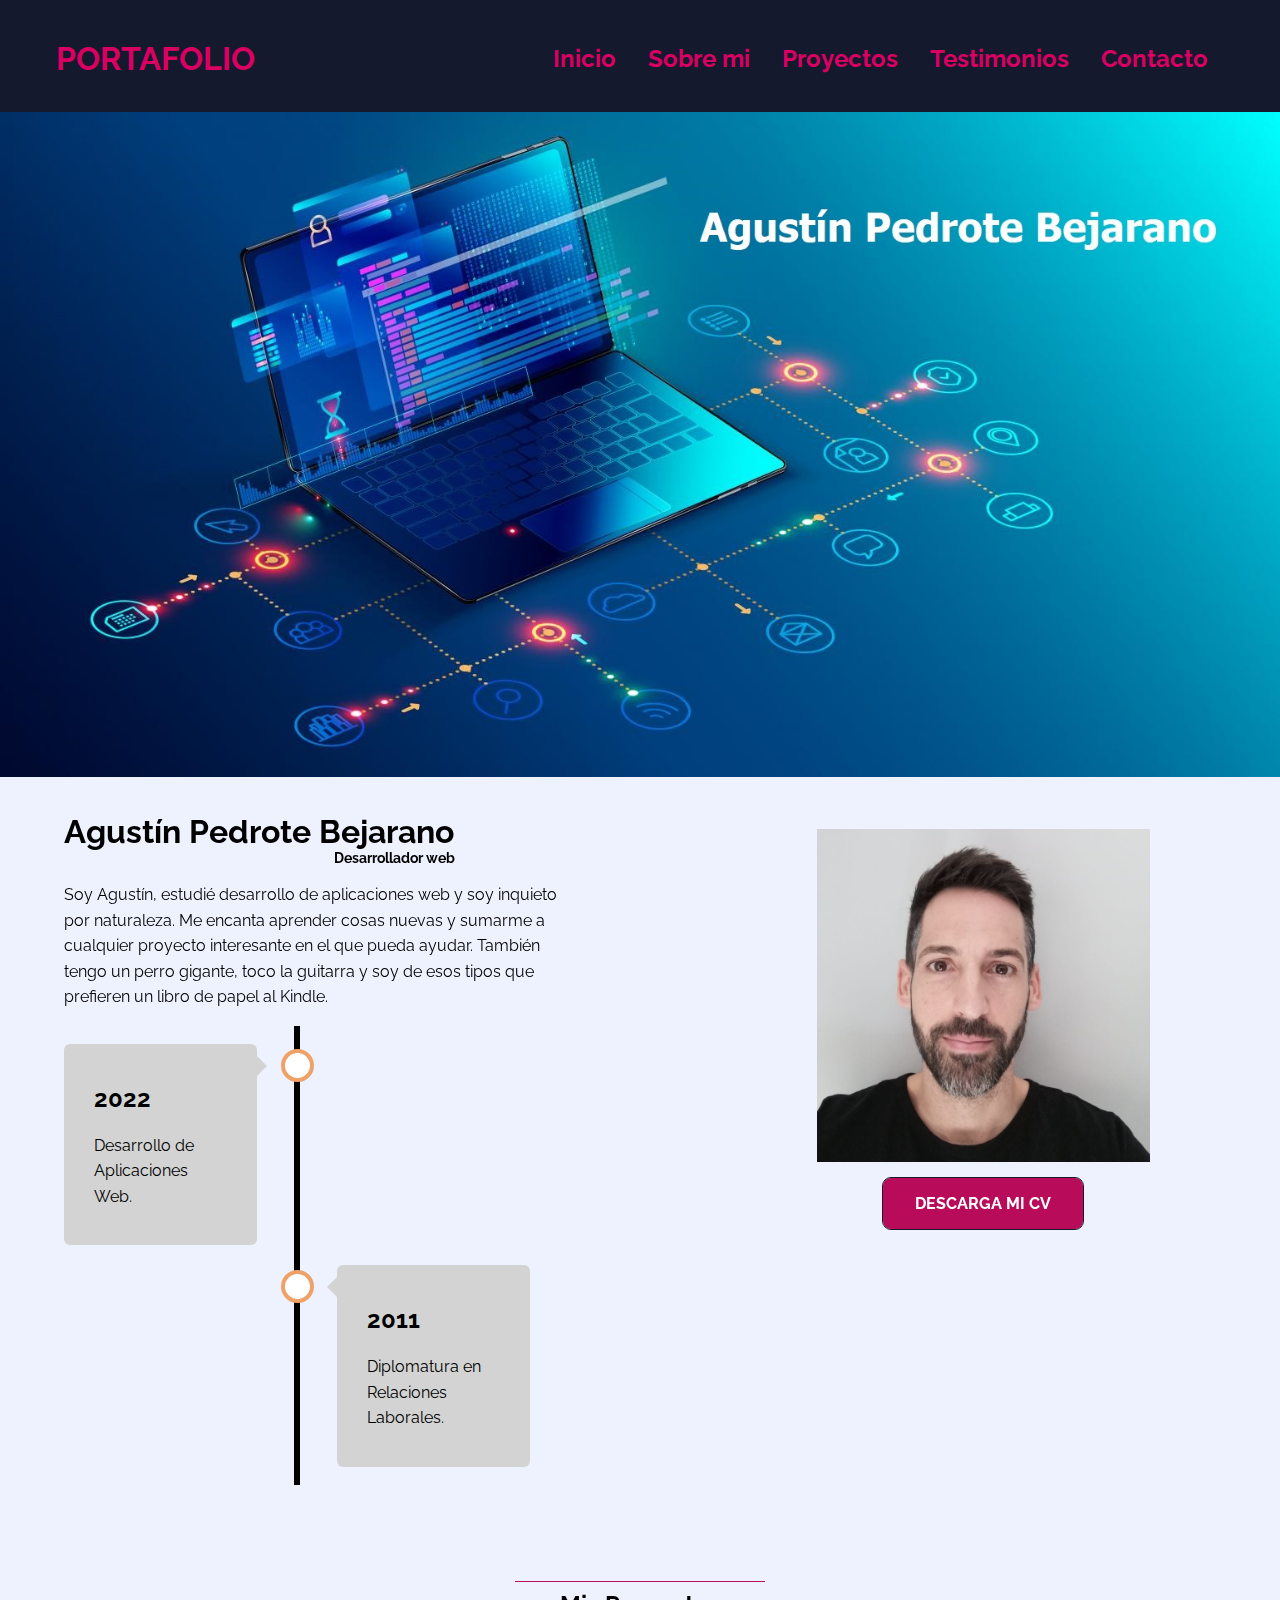
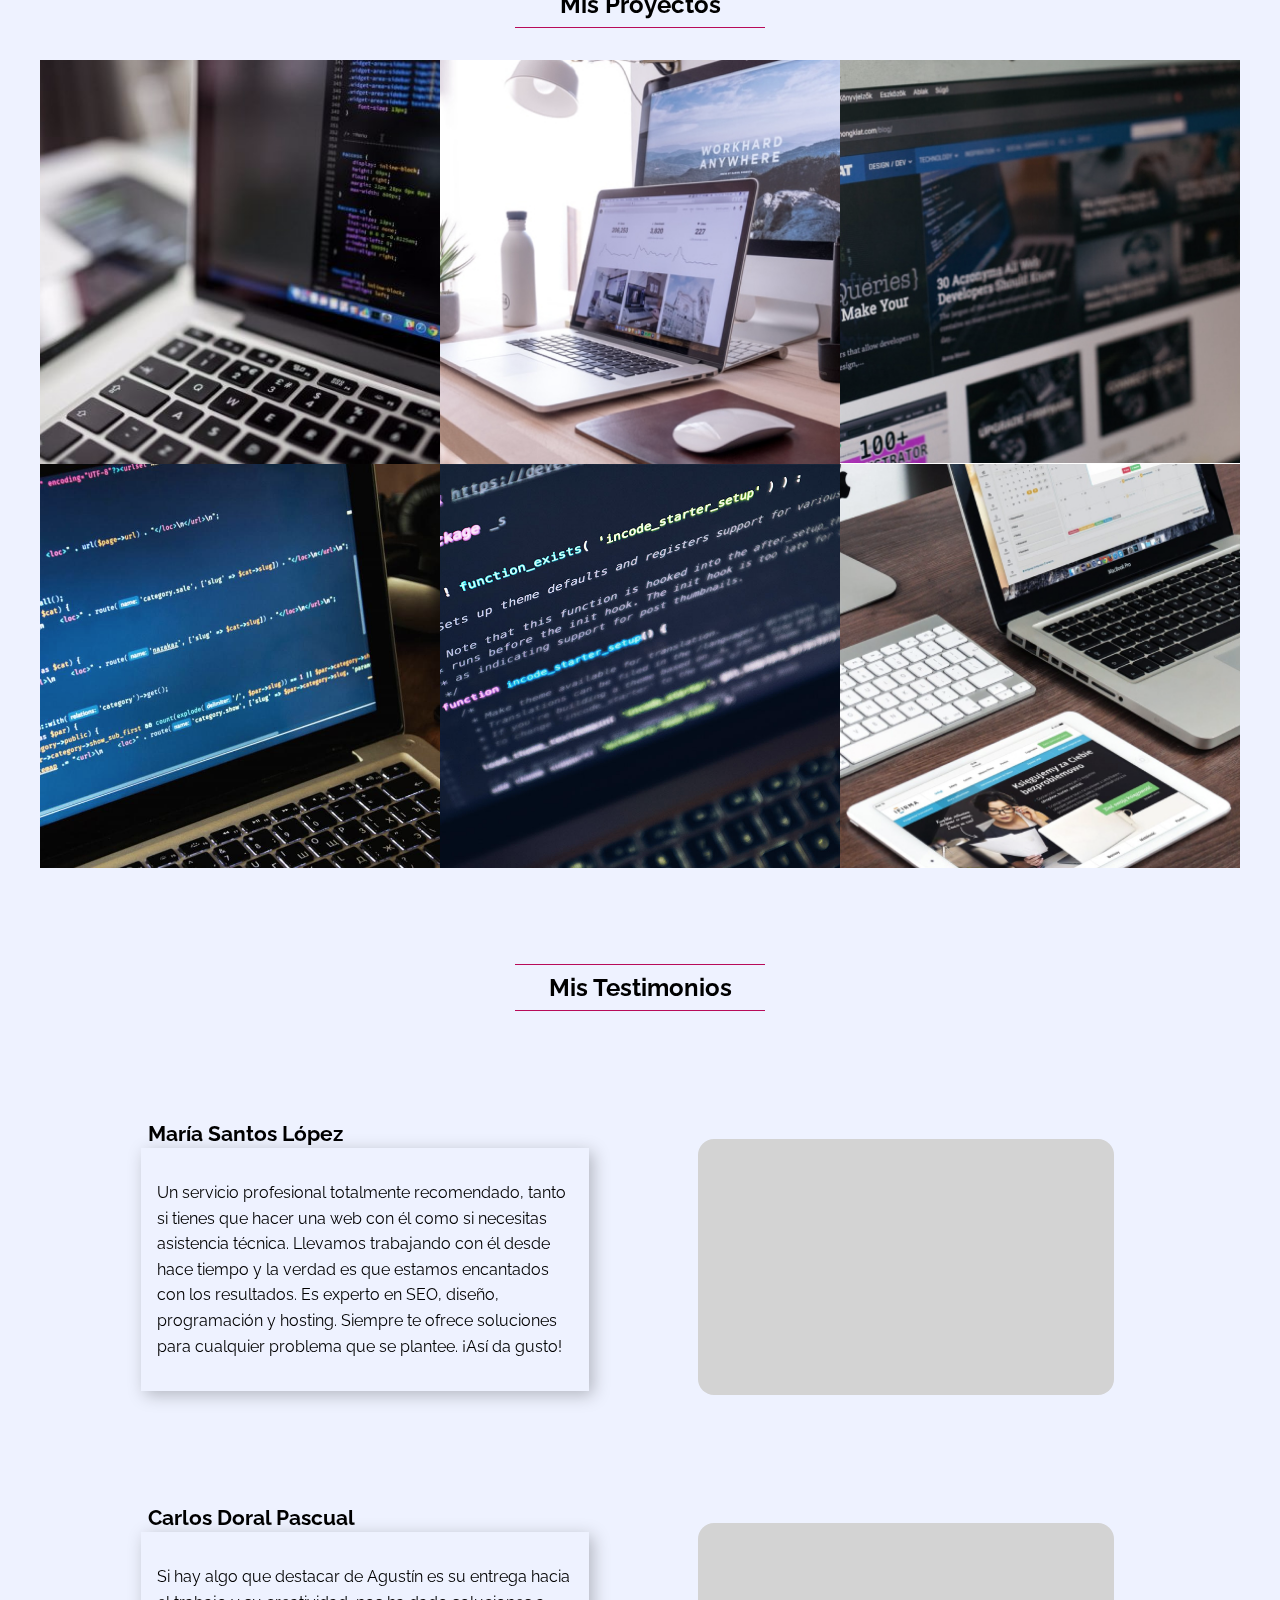
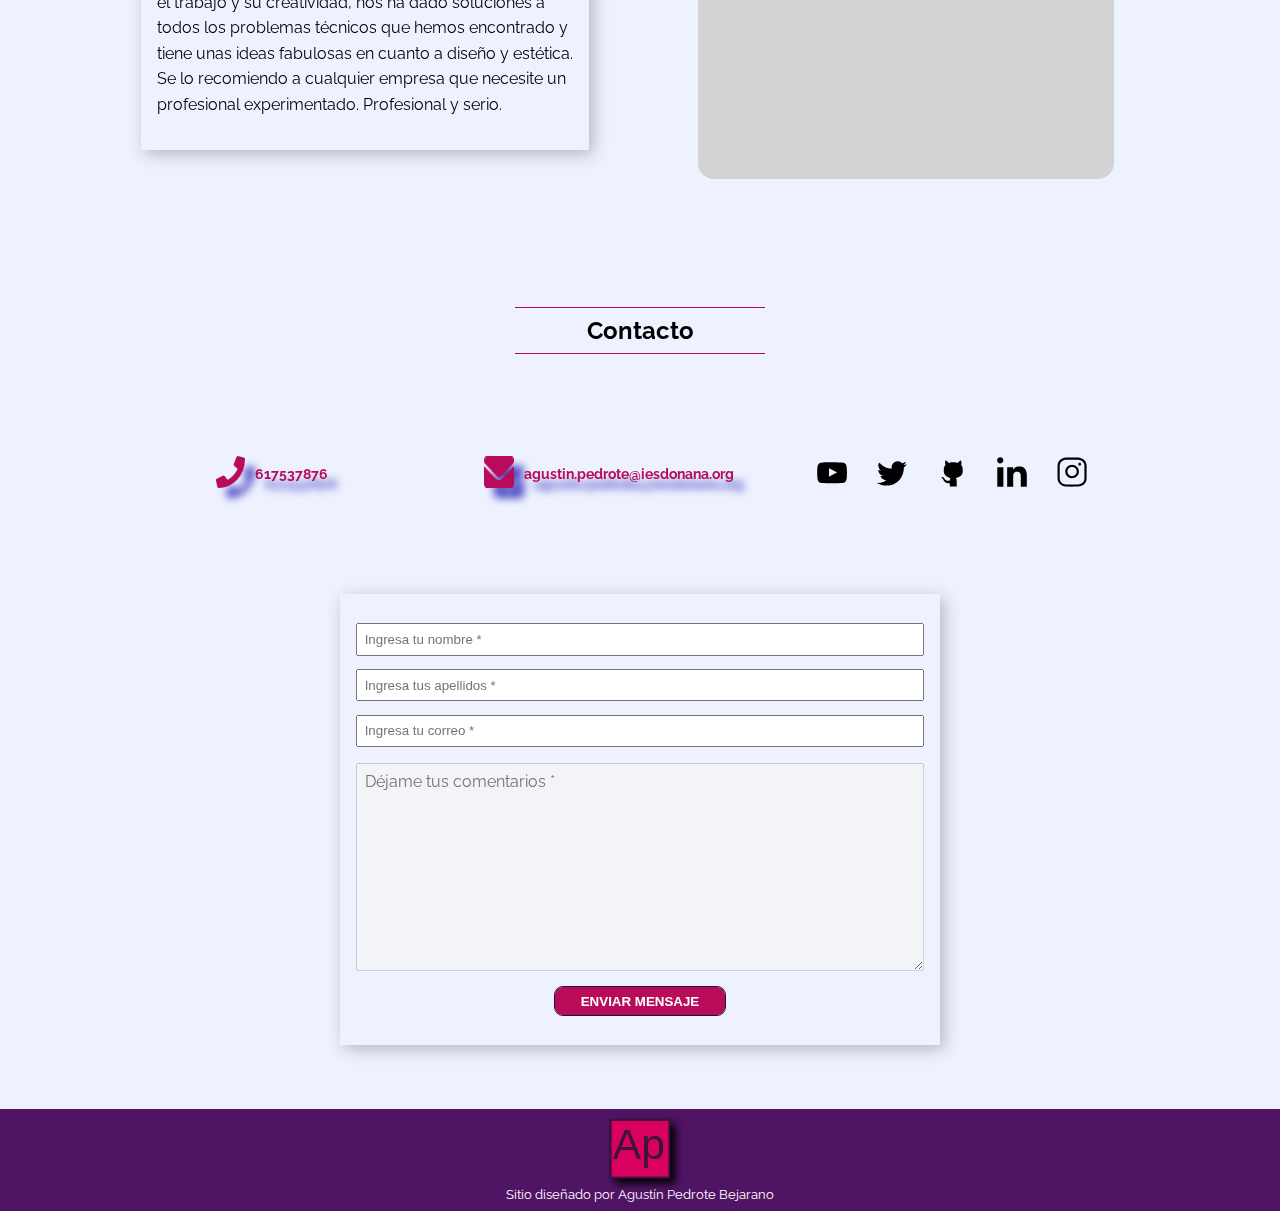
<file: ej6-agucadiz/index.html>
<!DOCTYPE html>
<html lang="es">

<head>
  <meta charset="UTF-8">
  <meta http-equiv="X-UA-Compatible" content="IE=edge">
  <meta name="viewport" content="width=device-width, initial-scale=1.0">
  <title>Portafolio</title>
  <link rel="preconnect" href="https://fonts.googleapis.com">
  <link rel="preconnect" href="https://fonts.gstatic.com" crossorigin>
  <link href="https://fonts.googleapis.com/css2?family=Raleway:wght@400;700&display=swap" rel="stylesheet">
  <link rel="stylesheet" href="style.css">
  <script src="javascript/validacion.js" defer></script>
  <script src="javascript/hamburguesa.js" defer></script>

</head>

<body>
  <header class="header">
    <section class="container" id="cont-header">
      <div class="nombre">
        <a href="index.html">PORTAFOLIO</a>
      </div>
      <nav class="menu" id="panelNav">
        <a href="#inicio">Inicio</a>
        <a href="#sobre">Sobre mi</a>
        <a href="#proyectos">Proyectos</a>
        <a href="#testimonios">Testimonios</a>
        <a href="#contacto">Contacto</a>
      </nav>
    </section>
  </header>
  <main id="main">
    <a id="titulo-burguer" href="index.html">PORTAFOLIO</a>
    <div id="hamburguesa">
      <ul>
        <li id="barraTop" class="barra"></li>
        <li id="barraMid" class="barra"></li>
        <li id="barraBottom" class="barra"></li>
      </ul>
    </div>
  </main>
  <section id="inicio" class="home">
    <div class="container-image">
      <!-- Cambia o incluye (si no existiera) las etiquetas  por donde tomes
        diferentes imágenes como recurso según el punto de ruptura establecido
        en la web. -->
      <picture>
        <source media="(max-width:768px)" srcset="assets/inicio-768.jpg">
        <img id="img-inicio" src="assets/inicio.jpg" alt="inicio">
      </picture>
    </div>
  </section>
  <section id="sobre" class="about espaciado">
    <article>
      <aside class="sobre-nombre">
        <h1 class="logo">Agustín Pedrote Bejarano</h1>
        <h5 class="titulo">Desarrollador web</h5>
      </aside>
      <div id="txt-sobre">
        <p>Soy Agustín, estudié desarrollo de aplicaciones web y soy inquieto por naturaleza.
          Me encanta aprender cosas nuevas y sumarme a cualquier proyecto interesante
          en el que pueda ayudar. También tengo un perro gigante, toco la guitarra y
          soy de esos tipos que prefieren un libro de papel al Kindle.</p>
      </div>
      <div class="timeline">
        <div class="container-time left">
          <div class="content">
            <h2>2022</h2>
            <p>Desarrollo de Aplicaciones Web.</p>
          </div>
        </div>
        <div class="container-time right">
          <div class="content">
            <h2>2011</h2>
            <p>Diplomatura en Relaciones Laborales.</p>
          </div>
        </div>
      </div>
    </article>
    <article>
      <div>
        <img src="assets/miFoto.jpg" alt="Agustín" id="miFoto">
      </div>
      <div class="centrado">
        <a href="assets/CV.pdf" class="boton" target="_blank">DESCARGA MI CV</a>
      </div>
    </article>
  </section>
  <section id="proyectos" class="projects espaciado">
    <div class="container">
      <h2 class="section-title">Mis Proyectos</h2>
      <a href="https://github.com/ies-donana-daw/temporizador-pomodoro-antonio-fernando-agu" target="_blank"
        class="portafolio">
        <img src="assets/proyecto1.jpg" alt="Pomodoro">
        <aside class="portafolio-info">
          <div>
            <h3>Proyecto Pomodoro</h3>
            <p>
              La técnica Pomodoro es un método para mejorar la administración del tiempo dedicado
              a una actividad.​ Se basa en usar un temporizador para dividir el tiempo en intervalos
              fijos, llamados pomodoros, normalmente, 25 minutos de actividad, seguidos de 5 minutos
              de descanso, con pausas más largas cada cuatro pomodoros.
            </p>
          </div>
        </aside>
      </a>
      <a href="https://github.com/IES-Donana/guia-de-estilo-en-html-agucadiz" target="_blank" class="portafolio">
        <img src="assets/proyecto2.jpg" alt="Guía de estilo">
        <aside class="portafolio-info">
          <div>
            <h3>Guía de estilo</h3>
            <p>
              Lee la guía de estilos para CSS propuesta por Google y detecta y corrige los errores de estilo en el
              código CSS del fichero css-no-valido.html
            </p>
          </div>
        </aside>
      </a>
      <a href="https://github.com/IES-Donana/hojas-de-estilo-i---pseudo-clases-y-pseudo-elementos-agucadiz"
        target="_blank" class="portafolio">
        <img src="assets/proyecto3.jpg" alt="Pseudo clases y Pseudo elementos">
        <aside class="portafolio-info">
          <div>
            <h3>Pseudo clases y Pseudo elementos</h3>
            <p>
              Haciendo uso de selectores de elementos (no se puede incluir clases o id en el
              código HTML), aplica en el fichero pseudo-clases-I.html las psuedoclases necesarias
              para obtener el resultado que se pide dentro del código.
            </p>
          </div>
        </aside>
      </a>
      <a href="https://github.com/IES-Donana/html5-agucadiz" target="_blank" class="portafolio">
        <img src="assets/proyecto4.jpg" alt="HTML 5">
        <aside class="portafolio-info">
          <div>
            <h3>Proyecto Html 5</h3>
            <p>
              El código del fichero estructura_html.html está en HTML haciendo uso de elementos
              div para estructurarla. Crea un nuevo fichero llamado estructura_html5.html y realiza
              los cambios oportunos para que esté escrito en HTML5.
            </p>
          </div>
        </aside>
      </a>
      <a href="https://github.com/IES-Donana/selectores-css-agucadiz" target="_blank" class="portafolio">
        <img src="assets/proyecto5.jpg" alt="Selectores CSS">
        <aside class="portafolio-info">
          <div>
            <h3>Selectores CSS</h3>
            <p>
              Analiza el código del fichero especifidad-selector.html y, sin previsualizarlo en el
              navegador, trata de averiguar mentalmente qué estilos se aplicarán.</p>
          </div>
        </aside>
      </a>
      <a href="https://github.com/IES-Donana/proyecto-diw---dwecl-agucadiz" target="_blank" class="portafolio">
        <img src="assets/proyecto6.jpg" alt="Portafolio">
        <aside class="portafolio-info">
          <div>
            <h3>Portafolio</h3>
            <p>
              Este proyecto es una colección de documentos del trabajo del estudiante que exhibe su esfuerzo,
              progreso y logros. El portafolio es una forma de evaluación que permite monitorear el proceso de
              aprendizaje por el profesor y por el mismo estudiante, permite ir introduciendo cambios durante dicho
              proceso.
            </p>
          </div>
        </aside>
      </a>
    </div>
  </section>
  <section id="testimonios" class="testimonials espaciado">
    <h2 class="section-title">Mis Testimonios</h2>
    <section class="container-test">
      <div class="cliente">
        <div class="cliente-nom">
          <p><b>María Santos López</b></p>
        </div>
        <div class="cliente-com caja-coment">
          <p>
            Un servicio profesional totalmente recomendado, tanto si tienes que hacer una web con
            él como si necesitas asistencia técnica. Llevamos trabajando con él desde hace tiempo y
            la verdad es que estamos encantados con los resultados. Es experto en SEO, diseño, programación
            y hosting. Siempre te ofrece soluciones para cualquier problema que se plantee. ¡Así da gusto!
          </p>
        </div>
      </div>
      <div class="cliente-video"></div>
    </section>

    <section class="container-test">
      <div class="cliente">
        <div class="cliente-nom">
          <p><b>Carlos Doral Pascual</b></p>
        </div>
        <div class="cliente-com caja-coment">
          <p>
            Si hay algo que destacar de Agustín es su entrega hacia el trabajo y su creatividad,
            nos ha dado soluciones a todos los problemas técnicos que hemos encontrado y tiene unas ideas
            fabulosas en cuanto a diseño y estética. Se lo recomiendo a cualquier empresa que necesite un
            profesional experimentado. Profesional y serio.
          </p>
        </div>
      </div>
      <div class="cliente-video"></div>
    </section>
  </section>
  <section id="contacto" class="contact espaciado">
    <div class="container">
      <h2 class="section-title">Contacto</h2>

      <!-- 6p2: aplica efectos en las imagenes (invertir) -->
      <section class="todas-redes">
        <div class="shadow">
          <article class="redes" id="tlf">
            <a href="tel:617537876"><img src="assets/contact-phone.png" alt="Teléfono" class="img-contact"></a>
            <h5 class="nom-icono"><a href="tel:617537876">617537876</a></h5>
          </article>
        </div>
        <div class="shadow">
          <article class="redes" id="mail">
            <a href="mailto:agustin.pedrote@iesdonana.org"><img src="assets/contact-email.png" alt="Email"
                class="img-contact"></a>
            <h5 class="nom-icono"><a href="mailto:agustin.pedrote@iesdonana.org">agustin.pedrote@iesdonana.org</a></h5>
          </article>
        </div>

        <!-- 6p3: Usa imagenes svg -->
        <article class="redes">
          <a href="https://youtube.com" target="_blank"><img src="assets/youtube_icon-icons.com_65487.svg" alt="YouTube"
              class="img-contact"></a>
          <a href="https://twitter.com" target="_blank"><img src="assets/twitter_icon-icons.com_65486.svg" alt="Twitter"
              class="img-contact"></a>
          <a href="https://github.com" target="_blank"><img src="assets/github_icon-icons.com_65505.svg" alt="Github"
              class="img-contact"></a>
          <a href="https://www.linkedin.com" target="_blank"><img src="assets/linkedin_icon-icons.com_65488.svg" alt="LinkedIn"
              class="img-contact"></a>
          <a href="https://instagram.com" target="_blank"><img src="assets/instagram_icon-icons.com_65485.svg" alt="Instagram"
              class="img-contact"></a>
        </article>
      </section>

      <form id="form" class="formulario caja">
        <input id="nombre" type="text" name="nombre" minlength="3" maxlength="50" placeholder="Ingresa tu nombre *"
          title="Nombre sólo acepta letras y espacios en blanco" pattern="^((\s?[a-zA-ZáéíóúÁÉÍÓÚñÑ]+){1,2}){1,2}"
          required>
        <input id="apellidos" type="text" name="apellidos" pminlength="3" maxlength="50"
          placeholder="Ingresa tus apellidos *" title="Apellidos sólo acepta letras y espacios en blanco"
          pattern="^((\s?[a-zA-ZáéíóúÁÉÍÓÚñÑ]+){1,2}){1,2}" required>
        <input id="email" type="email" name="email" placeholder="Ingresa tu correo *" title="Completa este campo"
          pattern="^[a-z]+\d*[a-z@[a-z]+\.[a-z]{2,3}(\.[a-z]{2,3})?" required>
        <textarea id="text" name="comments" cols="50" rows="10" placeholder="Déjame tus comentarios *"
          required></textarea>
        <input id="enviar" class="boton form-btn" type="submit" value="ENVIAR MENSAJE">
      </form>
    </div>

  </section>
  <footer class="footer">
    <div>
      <a href="index.html">
        <img src="assets/agucadiz_logo.svg" alt="Agustín Pedrote Bejarano">
      </a>
    </div>
    <small>Sitio diseñado por Agustín Pedrote Bejarano</small>
  </footer>
</body>

</html>
</file>
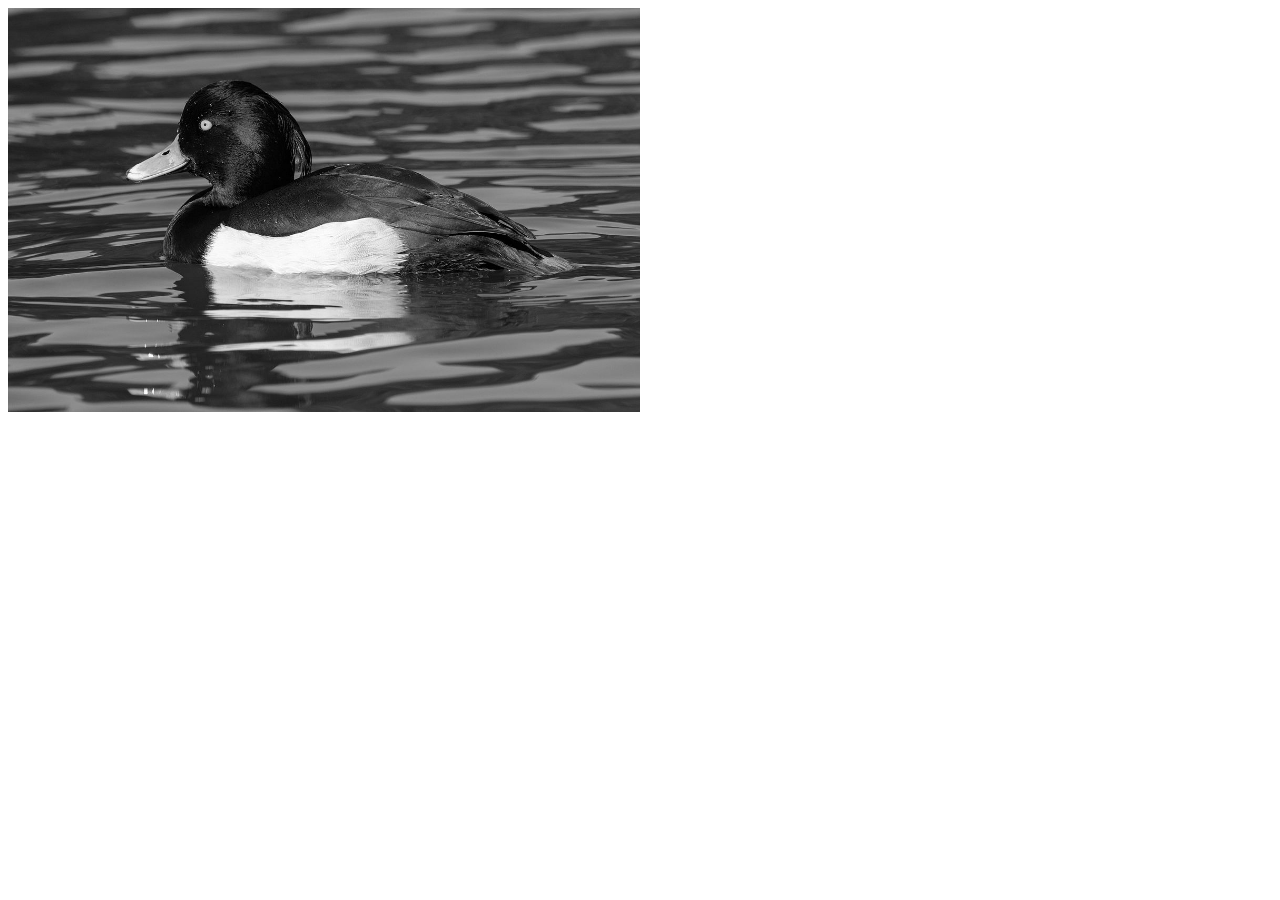
<file: ej1.html>
<!DOCTYPE html>
<html lang="es">
<head>
  <meta charset="UTF-8">
  <meta http-equiv="X-UA-Compatible" content="IE=edge">
  <meta name="viewport" content="width=device-width, initial-scale=1.0">

  <style>
    img {
      max-width: 50%;
      height: auto;
      filter: grayscale(1);
      transition: all 1s;
    }
    img:hover {
      filter: grayscale(0);
    }
  </style>

  <title>UD4-T1. Imágenes </title>
</head>
<body>
  <img src="images/duck.jpg" alt="a duck">
</body>
</html>
</file>
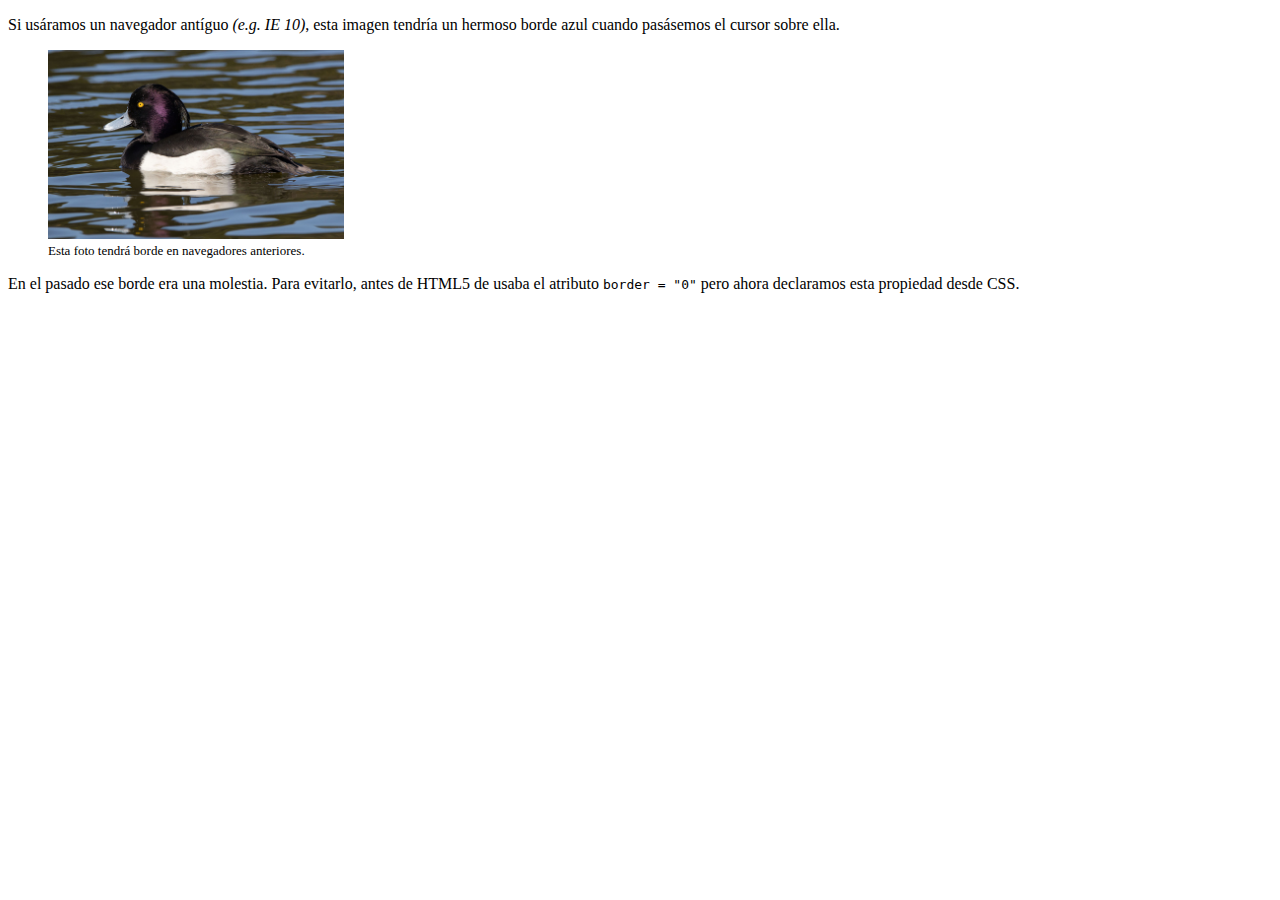
<file: ej2.html>
<!DOCTYPE html>
<html lang="es">
<head>
  <meta charset="UTF-8">
  <meta http-equiv="X-UA-Compatible" content="IE=edge">
  <meta name="viewport" content="width=device-width, initial-scale=1.0">

  <style>
    img {
      max-width: 25%;
      height: auto;
    }

    a img:hover {
      border: 0;
    }

    figcaption {
      font-size: small;
    }
  </style>

  <title>UD4-T2. Borde azul de la muerte </title>
</head>
<body>
  <p>Si usáramos un navegador antíguo <em>(e.g. IE 10)</em>, esta imagen tendría un hermoso borde azul
    cuando pasásemos el cursor sobre ella.</p>

  <div>
    <figure>
      <a href="https://commons.wikimedia.org/wiki/File:Tufted_duck_in_Sakai,_Osaka,_February_2016.jpg" target="blank">
        <img src="images/duck.jpg" alt="a duck">
      </a>
      <figcaption>Esta foto tendrá borde en navegadores anteriores.</figcaption>
    </figure>
  </div>

  <p>En el pasado ese borde era una molestia. Para evitarlo, antes de HTML5 de usaba el atributo <code>border = "0"</code>
    pero ahora declaramos esta propiedad desde CSS.</p>
</body>
</html>
</file>
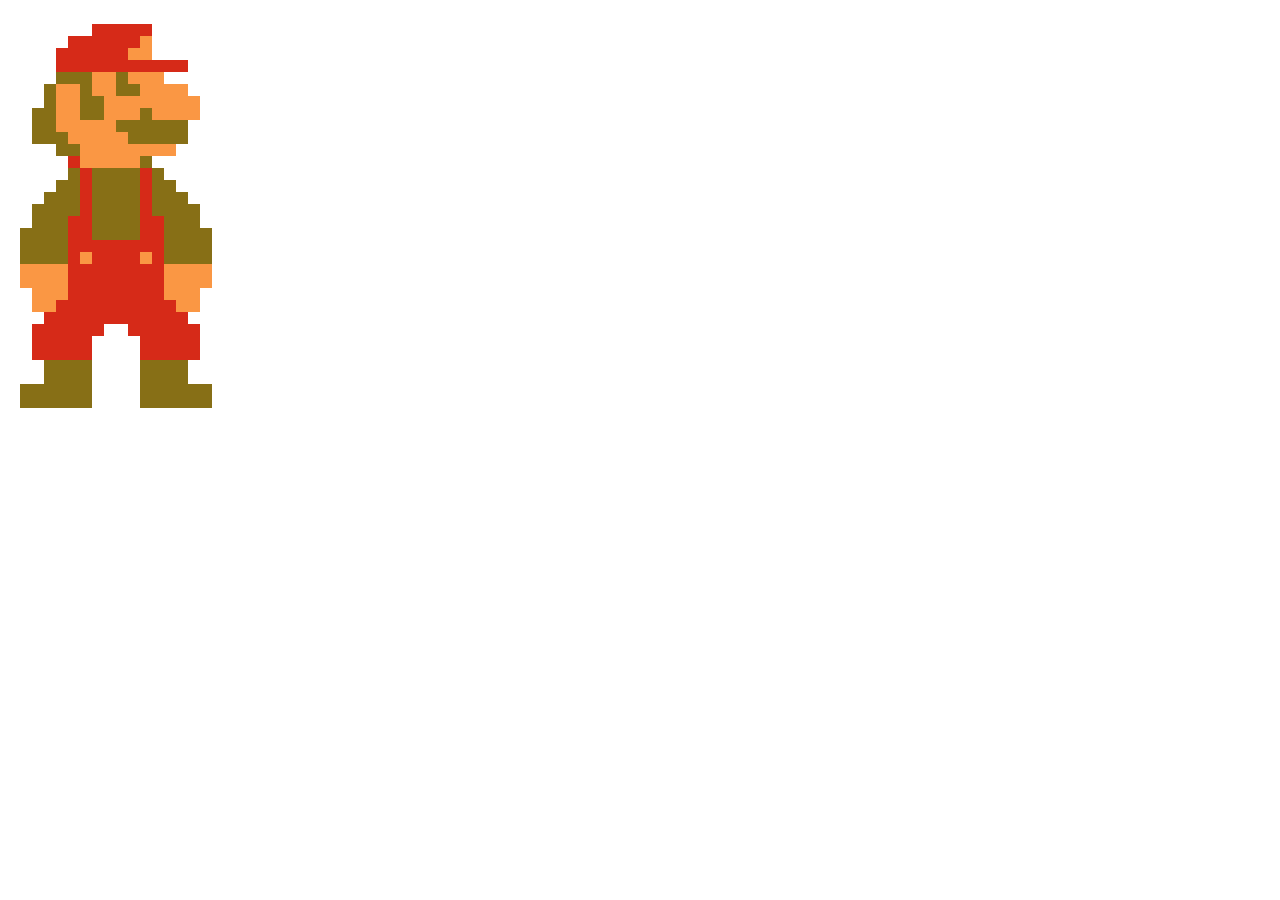
<file: ej3.html>
<!DOCTYPE html>
<html lang="es">
<head>
    <meta charset="UTF-8">
    <meta http-equiv="X-UA-Compatible" content="IE=edge">
    <meta name="viewport" content="width=device-width, initial-scale=1.0">
    <title>Document</title>
</head>
<body>
    <!-- 3. Crea un fichero ej3.html donde incluyas tres imágenes diferentes que
        encuentres en internet (licencia libre de uso) que se muestren según tres
        puntos de ruptura que definas. -->

        <!-- sources:
         - Super Mario / Mario (CC-BY) https://stiemannkj1.gitlab.io/marios-size-and-shape/
         - Goomba (CC-BY) https://en.wikipedia.org/wiki/Goomba-->
    <picture>
        <source media="(min-height:414px)" srcset="images/smario.gif">
        <source media="(min-height:210px)" srcset="images/mario.jpg">
        <source media="(min-height:80px)" srcset="images/goomba.gif">
        <img src="images/goomba.gif" alt="Goomba">
    </picture>
</body>
</html>
</file>
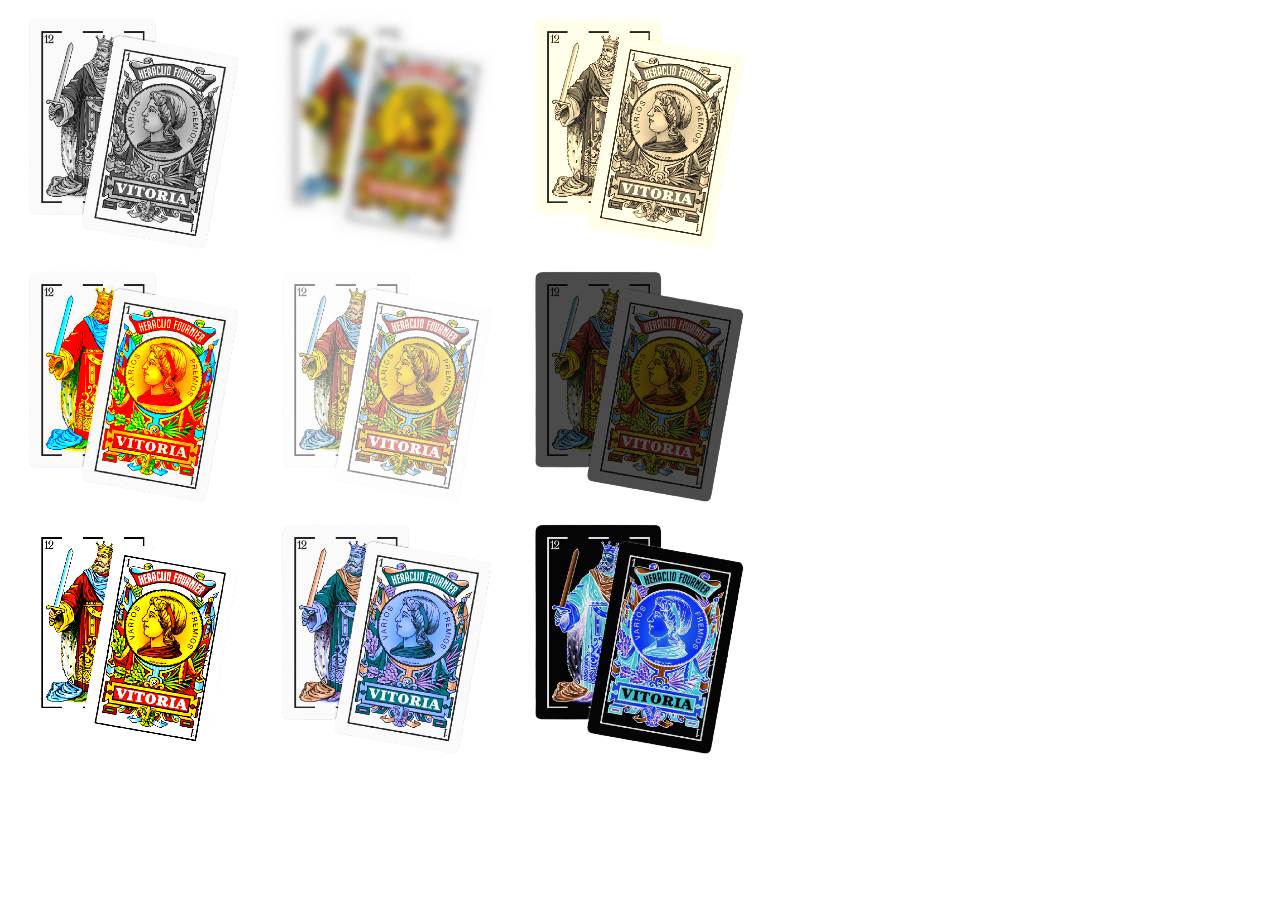
<file: ej5.html>
<!DOCTYPE html>
<html lang="es">

<head>
  <meta charset="UTF-8">
  <meta http-equiv="X-UA-Compatible" content="IE=edge">
  <meta name="viewport" content="width=device-width, initial-scale=1.0">
  <style>

    div {
      display: flex;
      flex-wrap: nowrap;
    }

    img {
      width: 20%;
      height: auto;
      float: left;
    }

    /* 1. Escala de grises */
    .grayscale {
      filter: grayscale(100%);
    }

    /* 2. Desenfoque */
    .blur {
      filter: blur(4px);
    }

    /* 3. Sepia */
    .sepia {
      filter: sepia(100%);
    }

    /* 4. Saturación */
    .saturate {
      filter: saturate(7);
    }

    /* 5. Opacidad */
    .opacity {
      filter: opacity(50%);
    }

    /* 6. Brillo */
    .brightness {
      filter: brightness(0.3);
    }

    /* 7. Contraste */
    .contrast {
      filter: contrast(180%);
    }

    /* 8. Rotación de colores */
    .huerotate {
      filter: hue-rotate(180deg);
    }

    /* 9. Colores invertidos */
    .invert {
      filter: invert(100%);
    }
  </style>
  </style>
  <title>Ejercicio 5</title>
</head>

<body>
  <!-- 5. Tomando una de la imágenes de los proyectos que generaste en la
    anterior entrega, crea un fichero ej5.html donde se muestre con los
    siguientes efectos: escala de grises, desenfoque, sepia, saturación,
    opacidad, brillo, contraste, rotación de colores y negativo. -->

<div>
  <img class="grayscale" src="images/cartas.png" alt="cartas" />
  <img class="blur" src="images/cartas.png" alt="cartas" />
  <img class="sepia" src="images/cartas.png" alt="cartas" />
</div>
<div>
  <img class="saturate" src="images/cartas.png" alt="cartas" />
  <img class="opacity" src="images/cartas.png" alt="cartas" />
  <img class="brightness" src="images/cartas.png" alt="cartas" />
</div>
<div>
  <img class="contrast" src="images/cartas.png" alt="cartas" />
  <img class="huerotate" src="images/cartas.png" alt="cartas" />
  <img class="invert" src="images/cartas.png" alt="cartas" />
</div>
</body>

</html>
</file>
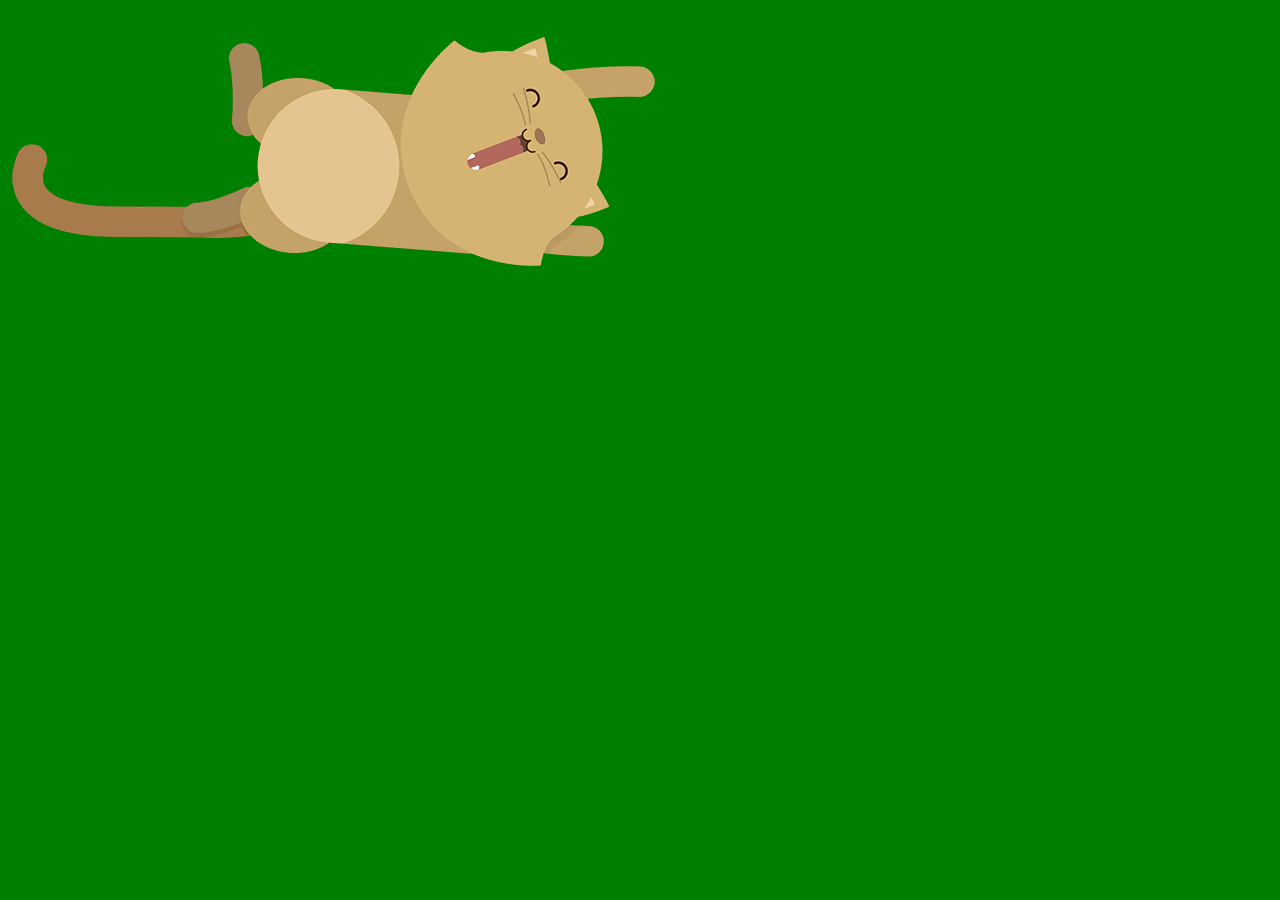
<file: img-gatitos.html>
<!DOCTYPE html>
<html lang="en">
<head>
  <meta charset="UTF-8">
  <meta http-equiv="X-UA-Compatible" content="IE=edge">
  <meta name="viewport" content="width=device-width, initial-scale=1.0">
  <title>IMÁGENES</title>
  <style>
    img {
      width: 465px;
      height: 285px;
    }

    html {
      background-color: red;
    }
    @media (min-width: 650px) {
      html {
      background-color: green;
    }
      img {
        width: 650px;
        height: 285px;
      }
    }
  </style>
</head>
<body>
    <img src="img/kitten-large.png" alt="Gatito">
</body>
</html>
</file>
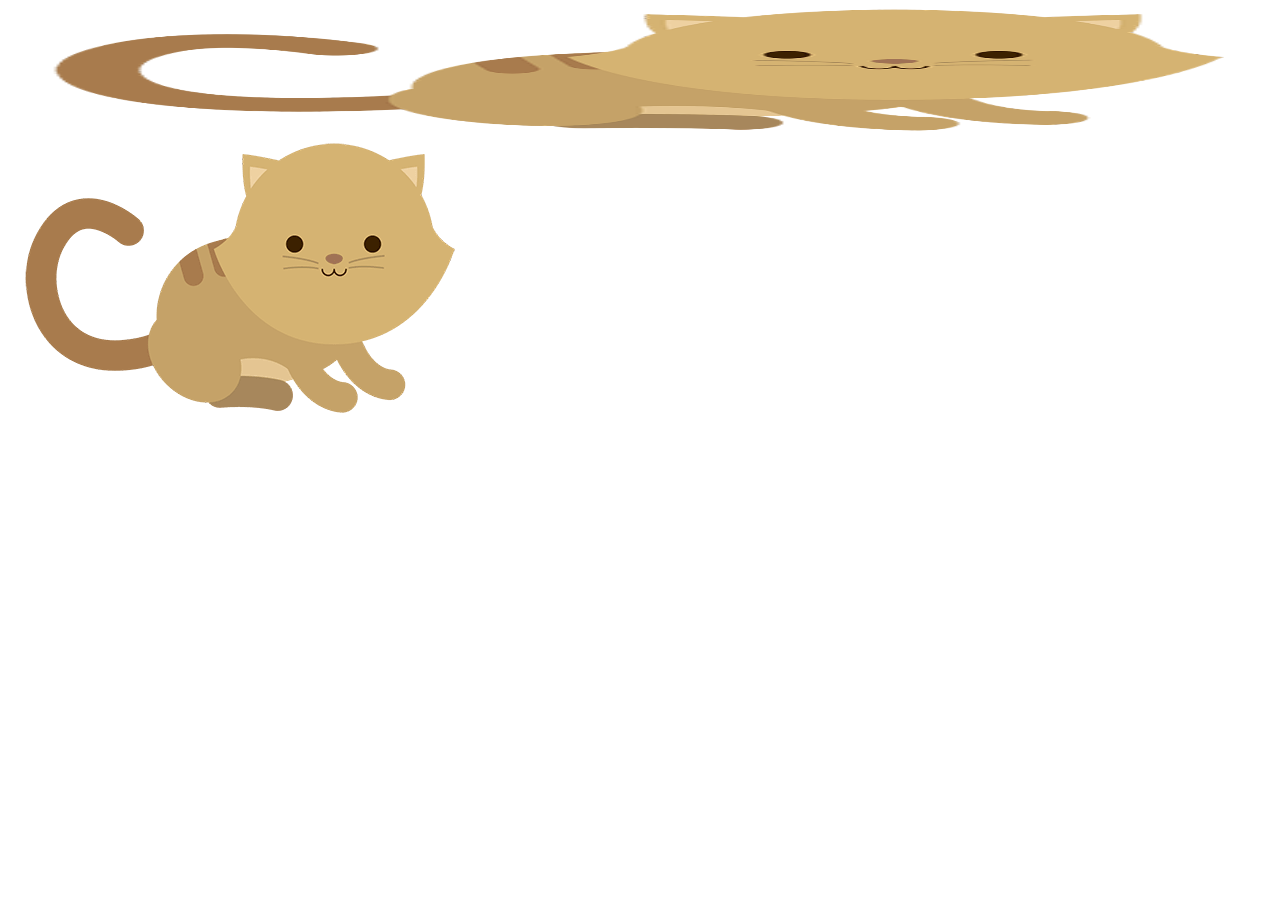
<file: img-size.html>
<!DOCTYPE html>
<html lang="en">
<head>
  <meta charset="UTF-8">
  <meta http-equiv="X-UA-Compatible" content="IE=edge">
  <meta name="viewport" content="width=device-width, initial-scale=1.0">
  <title>Document</title>
  <style>
    img {
      width: 100%;
    }
    </style>
</head>
<body>
  <img src="img/kitten-medium.png" alt="Gatito" width="128" height="128">
  <img src="img/kitten-medium.png" alt="Gatito" style="width:465px;height:285px;">
</body>
</html>
</file>
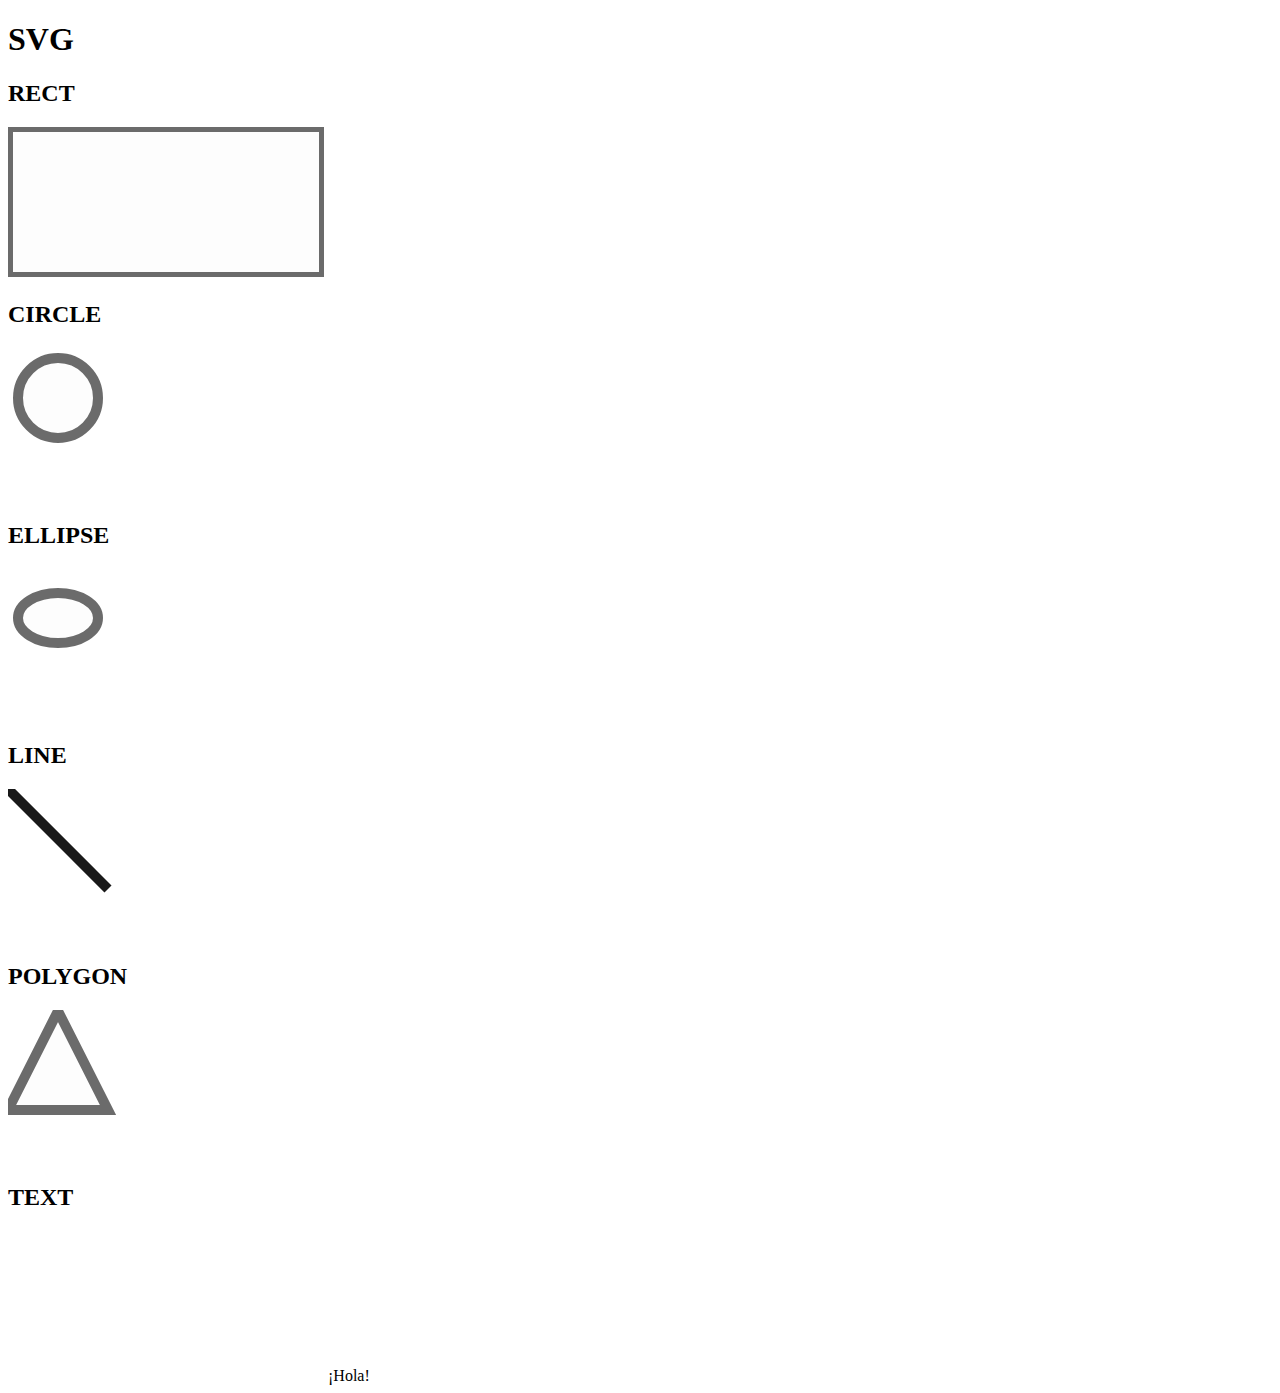
<file: img-svg.html>
<!DOCTYPE html>
<html lang="en">
<head>
  <meta charset="UTF-8">
  <meta http-equiv="X-UA-Compatible" content="IE=edge">
  <meta name="viewport" content="width=device-width, initial-scale=1.0">
  <title>SVG</title>
  <style>
    .lienzo {
      width: 25%;
      height: 25%;
      fill: yellow;
      stroke: green;
      stroke-width: 10px;
      fill-opacity: 0.1;
      stroke-opacity: 0.9;
      filter: grayscale(1);
    }
  </style>
</head>
<body>
  <!--
    <object data="img/airplane.svg" type="image/svg+xml"></object>
    <img src="img/airplane.svg">
      <svg class="lienzo">
        <use href=""></use>
    </svg>
  -->

  <h1>SVG</h1>
  <h2>RECT</h2>
  <svg class="lienzo">
    <rect x="0" y="0" width="100%" height="100%" />
  </svg>

  <h2>CIRCLE</h2>
  <svg class="lienzo">
    <circle cx="50" cy="50" r="40" />
  </svg>


  <h2>ELLIPSE</h2>
  <svg class="lienzo">
    <ellipse cx="50" cy="50" rx="40" ry="25" />
  </svg>

  <h2>LINE</h2>
  <svg class="lienzo">
    <line x1="0" y1="0" x2="100" y2="100" stroke="black" />
  </svg>

  <h2>POLYGON</h2>
  <svg class="lienzo">
    <polygon points="50,1 0,100 100,100" />
  </svg>

  <h2>TEXT</h2>
  <svg class="lienzo"></svg>
    <text x="250" y="150" transform="rotate(30 20,40)">
      ¡Hola!
    </text>
  </svg>
</body>
</html>
</file>
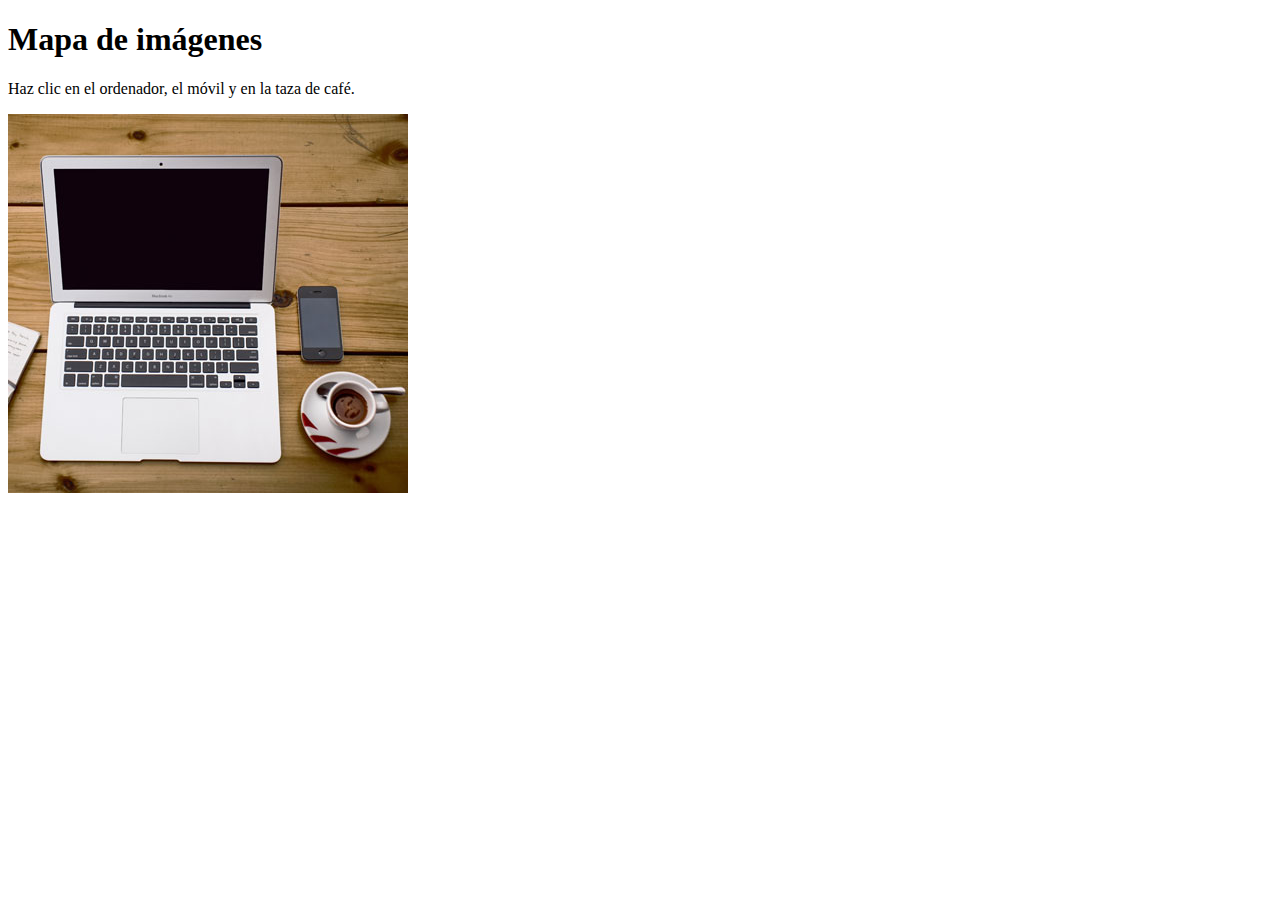
<file: map.html>
<!DOCTYPE html>
<html lang="en">
<head>
  <meta charset="UTF-8">
  <meta http-equiv="X-UA-Compatible" content="IE=edge">
  <meta name="viewport" content="width=device-width, initial-scale=1.0">
  <title>Mapa de imágenes</title>
</head>
<body>
  <h1>Mapa de imágenes</h1>
  <p>Haz clic en el ordenador, el móvil y en la taza de café.</p>
  <img src="img/workplace.jpg" alt="Workplace" usemap="#workmap" width="400" height="379">
  <map name="workmap">
    <area shape="rect" coords="34,44,270,350" alt="Computer" href="https://www.apple.com/es/macbook-pro/">
    <area shape="rect" coords="290,172,333,250" alt="Phone" href="https://www.apple.com/es/iphone/">
    <area shape="circle" coords="337,300,44" alt="Cup of coffee" href="https://www.starbucks.es/">
  </map>
</body>
</html>
</file>
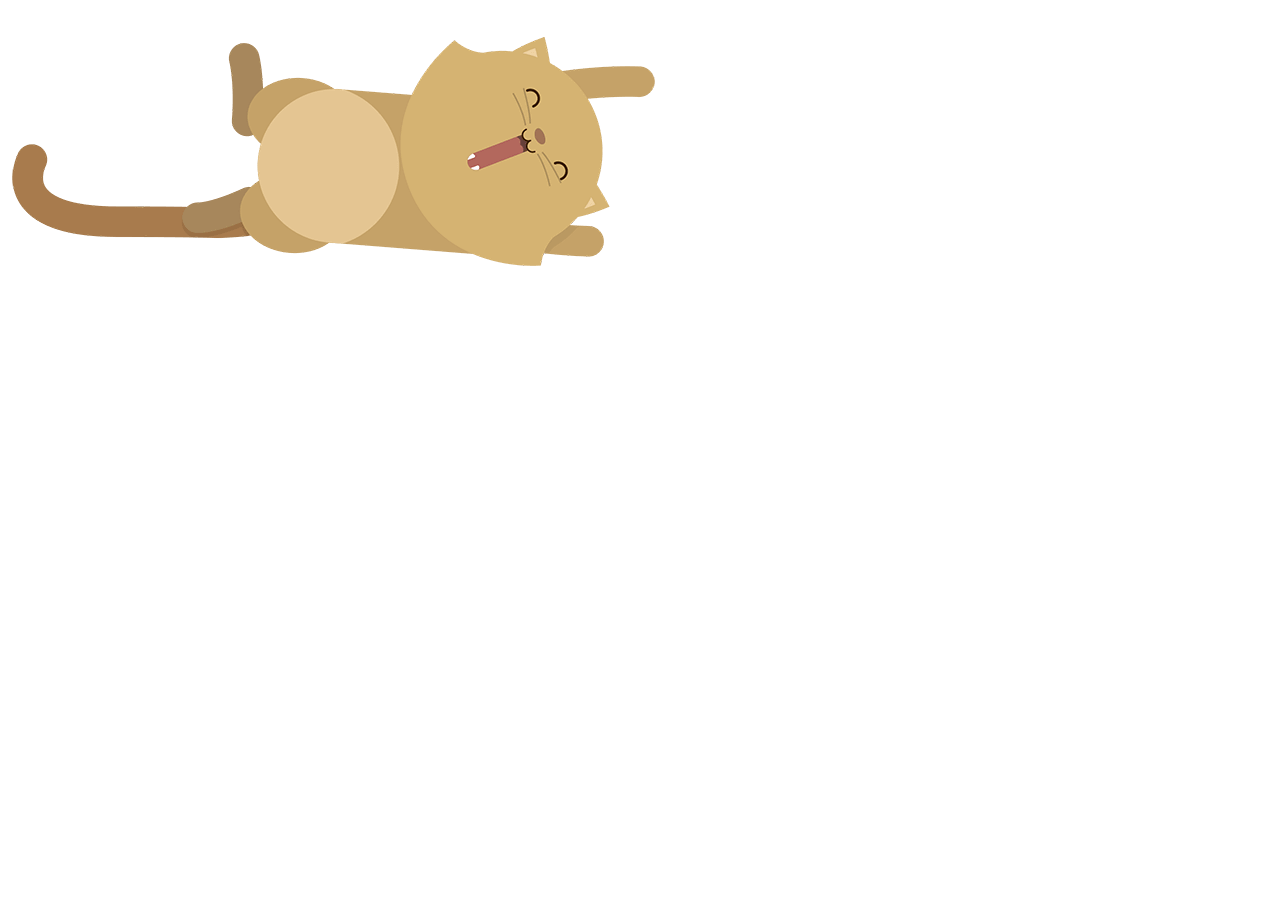
<file: picture-gatitos.html>
<!DOCTYPE html>
<html lang="en">
<head>
  <meta charset="UTF-8">
  <meta http-equiv="X-UA-Compatible" content="IE=edge">
  <meta name="viewport" content="width=device-width, initial-scale=1.0">
  <title>IMÁGENES</title>
</head>
<body>
  <picture>
    <source media="(min-width: 650px)" srcset="img/kitten-large.png">
    <source media="(min-width: 465px)" srcset="img/kitten-medium.png">
    <img src="img/kitten-large.png" alt="Gatito">
  </picture>
</body>
</html>
</file>
<file: ej6-agucadiz/style.css>
/************************* GENERAL *************************/
html {
  font-family: "Raleway", roboto;
  font-size: 16px;
  scroll-behavior: smooth;
  box-sizing: border-box;
  background-color: #eef2ff;
}

body {
  margin: 0;
  overflow-x: hidden;
}

img {
  max-width: 100%;
  height: auto;
}

h1 {
  margin: 0;
  font-size: 2rem;
}

h5 {
  margin: 0;
  font-size: 0.85rem;
}

p {
  line-height: 1.6;
}

/*** Hamburguesa ***/
main {
  background: #14192d;
  padding-bottom: 1em;
  display: none;
}

.barra {
  background: white;
  margin-bottom: 2px;
  border-radius: 2px;
  width: 25px;
  height: 5px;
  list-style: none;
}

#hamburguesa {
  display: none;
  background: #14192d;
  height: 45px;
  width: 30px;
  cursor: pointer;
}

@keyframes transicion {
  from {
    margin-left: -50em;
  }
}

#menu {
  /* display: none; */
  position: absolute;
  width: 100%;
  height: auto;
  flex-direction: column;
  background-color: #501464;
  transform-origin: 0 0;
  /*transform: translate(-100%);*/
  transition: transform 0.5s cubic-bezier(0.77, 0.2, 0.05, 1);
  font-weight: bold;
  font-size: 14px;
  padding: 6px;
  animation-name: transicion;
  animation-duration: 1.5s;
}

.menuItem {
  text-align: center;
  padding: 2px;
  margin: 12px;
}

/************************* HEADER *************************/
.header {
  position: sticky;
  top: 0;
  padding: 1.5em;
  height: 7em;
  background-color: #14192d;
  width: 100%;
  z-index: 999;
}

.header > .container {
  display: flex;
  justify-content: space-between;
  align-items: center;
  padding: 1rem;
}

.container {
  margin-left: auto;
  margin-right: auto;
  max-width: 1200px;
}

/***** Menú *****/
.menu {
  position: static;
  width: auto;
  flex-direction: row;
}

.menu a {
  padding: 0 1rem;
  font-size: 1.5rem;
  font-weight: bold;
}

.menu a:hover {
  color: white;
  transform: scale(1.15);
}

a {
  color: #d90062;
  text-decoration: none;
}

.nombre a {
  font-weight: bold;
  font-size: 2rem;
  text-decoration: none;
}

/************************* INICIO *************************/
#img-inicio {
  width: 100%;
}

/************************* SOBRE MI *************************/
#sobre {
  display: grid;
  grid-template-columns: repeat(2, 45%);
  justify-content: space-between;
  align-content: center;
}
.boton {
  outline: thin solid #14192d;
  border: 0;
  cursor: pointer;
  background-color: #d90062;
  color: #fff;
  border-radius: 0.5rem;
  padding: 1rem;
  display: inline-block;
  width: 200px;
  font-weight: bold;
  text-align: center;
  text-decoration: none;
}

.logo {
  margin-left: 1.5em;
}

.titulo {
  margin-left: 23.4em;
}

.espaciado {
  padding: 2rem 1rem;
  filter: grayscale(0.2);
}

#miFoto {
  display: block;
  margin-left: auto;
  margin-right: auto;
  width: 65%;
  padding: 1em;
}

.centrado {
  text-align: center;
}

#txt-sobre {
  margin-left: 3em;
}

/***** linea de tiempo *****/
* {
  box-sizing: border-box;
}

.timeline {
  position: relative;
  max-width: 1200px;
  margin: 0 auto;
  padding: 0.5rem;
}

.timeline::after {
  content: "";
  position: absolute;
  width: 6px;
  background-color: black;
  top: 0;
  bottom: 0;
  left: 50%;
  margin-left: -3px;
}

.container-time {
  padding: 10px 40px;
  position: relative;
  background-color: inherit;
  width: 50%;
}

.container-time::after {
  content: "";
  position: absolute;
  width: 25px;
  height: 25px;
  right: -17px;
  background-color: white;
  border: 4px solid #ff9f55;
  top: 15px;
  border-radius: 50%;
  z-index: 1;
}

.left {
  left: 0;
}

.right {
  left: 50%;
}

.left::before {
  content: " ";
  height: 0;
  position: absolute;
  top: 22px;
  width: 0;
  z-index: 1;
  right: 30px;
  border: medium solid white;
  border-width: 10px 0 10px 10px;
  border-color: transparent transparent transparent lightgray;
}

.right::before {
  content: " ";
  height: 0;
  position: absolute;
  top: 22px;
  width: 0;
  z-index: 1;
  left: 30px;
  border: medium solid white;
  border-width: 10px 10px 10px 0;
  border-color: transparent lightgray transparent transparent;
}

.right::after {
  left: -16px;
}

.content {
  padding: 20px 30px;
  background-color: lightgray;
  position: relative;
  border-radius: 6px;
}

/************************* MIS PROYECTOS *************************/
.projects > .container {
  display: grid;
  grid-template-columns: repeat(3, 1fr);
}

.projects .section-title {
  grid-column: span 3;
}

.section-title {
  border-top: thin solid #d90062;
  border-bottom: thin solid #d90062;
  margin: 2rem auto;
  padding: 0.5rem 1rem;
  width: 250px;
  text-align: center;
  color: black;
}

.portafolio {
  position: relative;
  width: 100%;
  margin: 0 auto;
  display: block;
}

.portafolio img {
  width: 100%;
  height: 100%;
  object-fit: cover;
}

.portafolio-info {
  position: absolute;
  top: 0;
  left: 0;
  width: 100%;
  height: 100%;
  padding: 1rem;
  background-color: #d90062;
  color: white;
  opacity: 0;
  transition: all 1s;
}

.portafolio-info > div {
  padding: 1rem;
  border: thin solid white;
  width: 100%;
  height: 100%;
}

.portafolio:hover .portafolio-info {
  opacity: 0.8;
}

/************************* TESTIMONIOS *************************/
.container-test {
  display: flex;
  flex-direction: row;
  align-content: center;
}

.cliente {
  display: flex;
  flex-direction: column;
  margin-left: auto;
  margin-right: auto;
}

.cliente-video {
  background-color: lightgray;
  height: 16em;
  width: 26em;
  margin-top: 6em;
  margin-left: auto;
  margin-right: 12%;
  margin-bottom: 2em;
  border-radius: 1em;
}

.cliente-nom {
  width: 13em;
  height: 2.5em;
  margin: 2.5em auto 0 12%;
  font-size: 21px;
}

.cliente-com {
  width: 28em;
  height: 9em;
  padding: 10px;
  margin-left: 10.5%;
  margin-right: auto;
}

.caja-coment {
  box-shadow: 0.25em 0.25em 1em rgba(0, 0, 0, 0.25);
  height: auto;
  padding: 1em;
}

/************************* CONTACTO *************************/
.redes {
  margin: 1em auto;
  padding: 1em;
  width: 100%;
  height: 144px;
  display: flex;
  flex-direction: column;
  justify-content: space-around;
  align-items: center;
}

/* 6p3: Aplica uno de los efectos vistos
   Finalmente aplico el drop shadow a través de una clase y un <di> independientes
   porque de lo contrario el color de la sombra también se invierte, no importa el
   orden en el que aplique las funciones de filtro. */
#tlf:hover,
#mail:hover {
  filter: invert();
  transition: all .3s;
}

/* 6p5: Aplica drop-shadow a un png con transparencia */
.shadow {
  filter: drop-shadow(10px 10px 4px #4444dd);
}

#tlf {
  margin-left: 4em;
}

.img-contact {
  width: 2em;
  height: 2em;
}

.todas-redes {
  display: grid;
  grid-template-columns: 32% 32% 32%;
  margin-left: 5em;
  margin-right: 5em;
}

.redes {
  display: grid;
  grid-template-columns: 10% 10% 10% 10% 10%;
}
.nom-icono {
  margin-left: -1.5em;
}

/*** Formulario de contacto ***/
.formulario {
  margin: 2em auto;
  padding: 1em;
  max-width: 600px;
}

.formulario > * {
  padding: 0.5em;
  margin: 1em auto;
  display: block;
  width: 100%;
}

.formulario imput,
.formulario textarea {
  font-size: 1em;
  font-family: "Raleway";
}

.caja {
  box-shadow: 0.25rem 0.25rem 1rem rgba(0, 0, 0, 0.25);
}

.form-btn {
  width: 30%;
}

.error {
  background-color: tomato;
}

/************************* FOOTER *************************/
.footer {
  margin-bottom: 4em;
  padding: 0.5rem;
  text-align: center;
  color: white;
  background-color: #501464;
  margin-bottom: 0;
}

/* 6p4: crea un elemento vectorial e insertalo */
.footer img {
  max-width: 5%;
  filter: drop-shadow(5px 5px 4px #000);
}

/*************************************************************************************/

/************************* DISPOSITIVO MÓVIL *************************/
@media screen and (max-width: 768px) {
  /*** hamburguesa ***/
  .header {
    display: none;
  }

  main {
    display: block;
    position: sticky;
    top: 0;
    z-index: 999;
  }

  #menu a {
    color: white;
    text-decoration: none;
  }

  #titulo-burguer {
    color: #d90062;
    font-weight: bold;
    font-size: 2rem;
  }

  /*** Sobre mi ****/
  #sobre {
    grid-template-columns: repeat(1, 95%);
  }

  .titulo {
    margin-left: 3.5em;
  }

  /*** Proyectos ***/
  .projects > .container {
    display: grid;
    grid-template-columns: repeat(2, 1fr);
  }

  .projects .section-title {
    grid-column: span 2;
  }

  h3 + p {
    display: none;
  }

  h3 {
    text-align: center;
  }

  /***** Testimonios *****/
  .container-test {
    flex-direction: column;
  }
  .cliente-nom {
    width: 10em;
    height: 3em;
    margin: 2em auto 0;
    font-size: 16px;
  }

  .cliente-com {
    width: 24em;
    height: auto;
    padding: 12px;
    margin: auto;
  }

  .cliente-video {
    height: 15em;
    width: 24em;
    margin: 1em auto auto auto;
  }

  /***** Contacto *****/
  .todas-redes {
    display: grid;
    grid-template-columns: 95%;
    margin-left: 5em;
    margin-right: 5em;
  }
}
</file>
